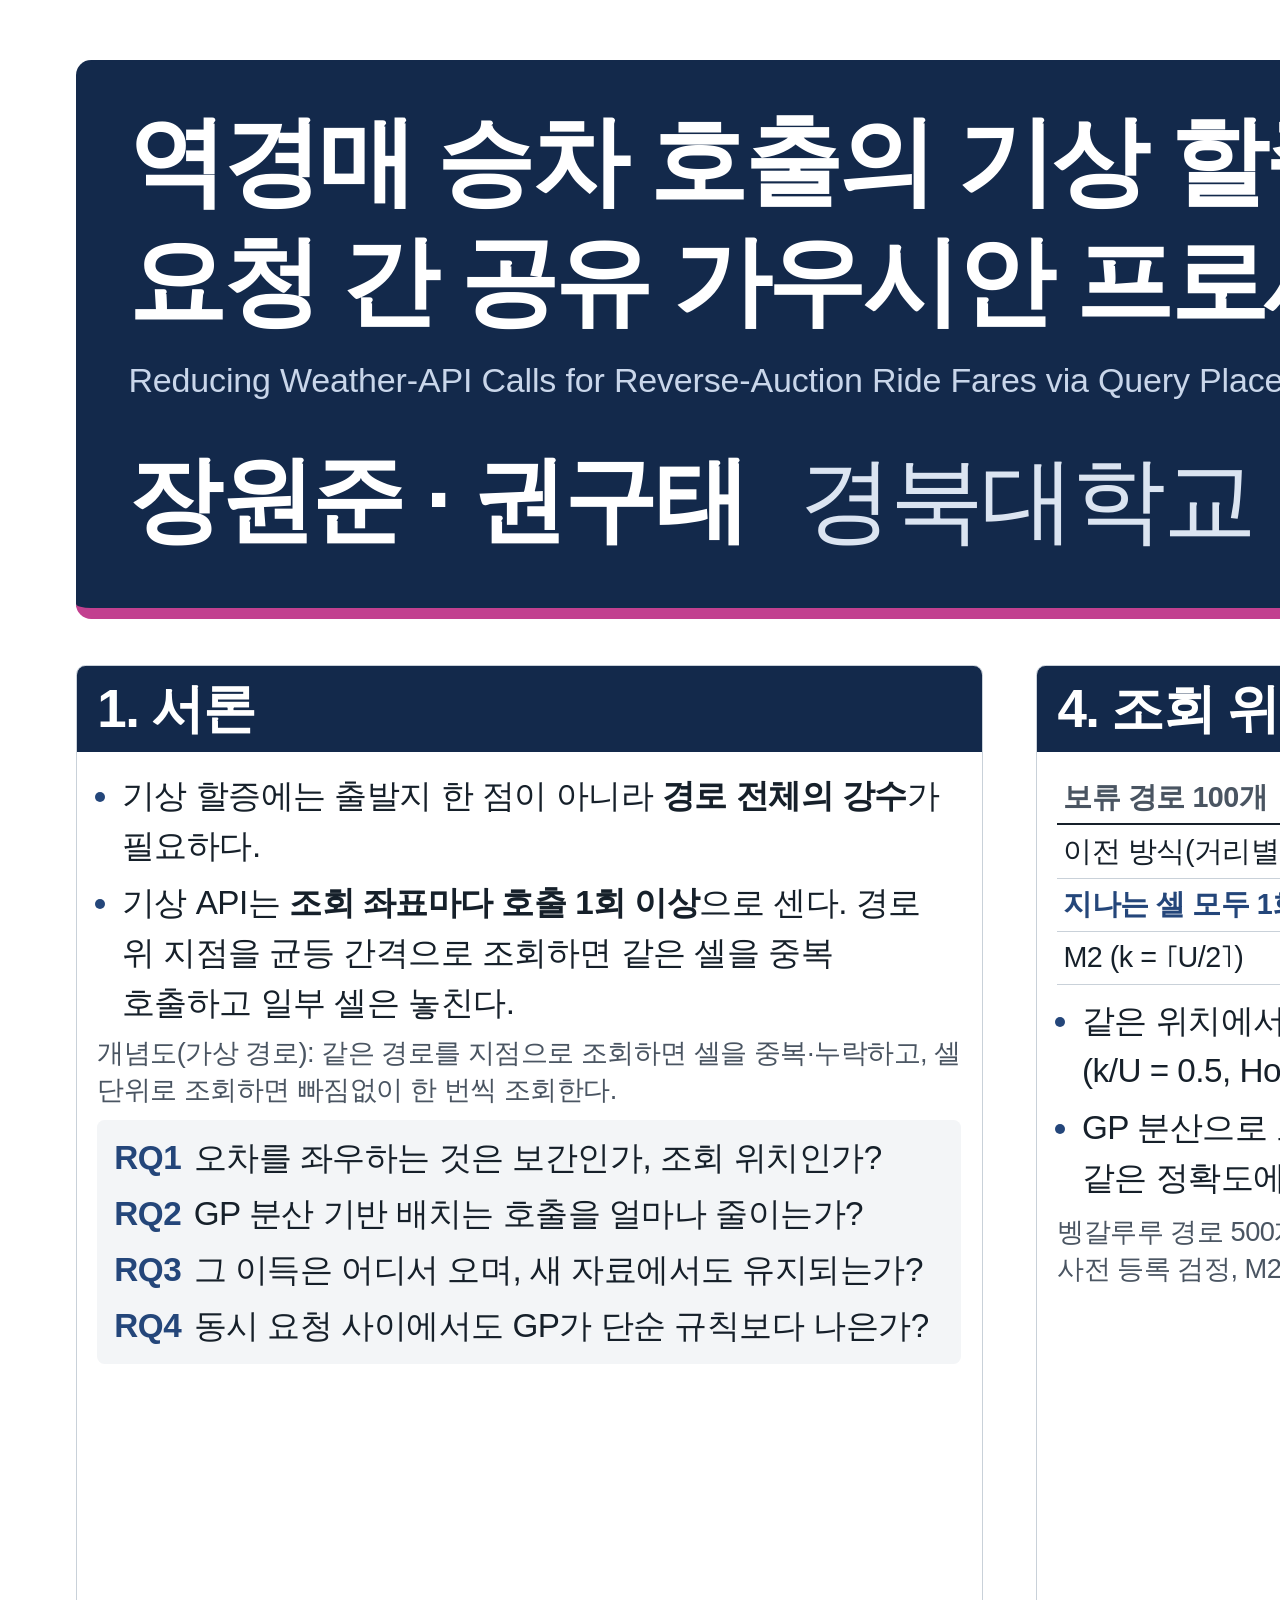
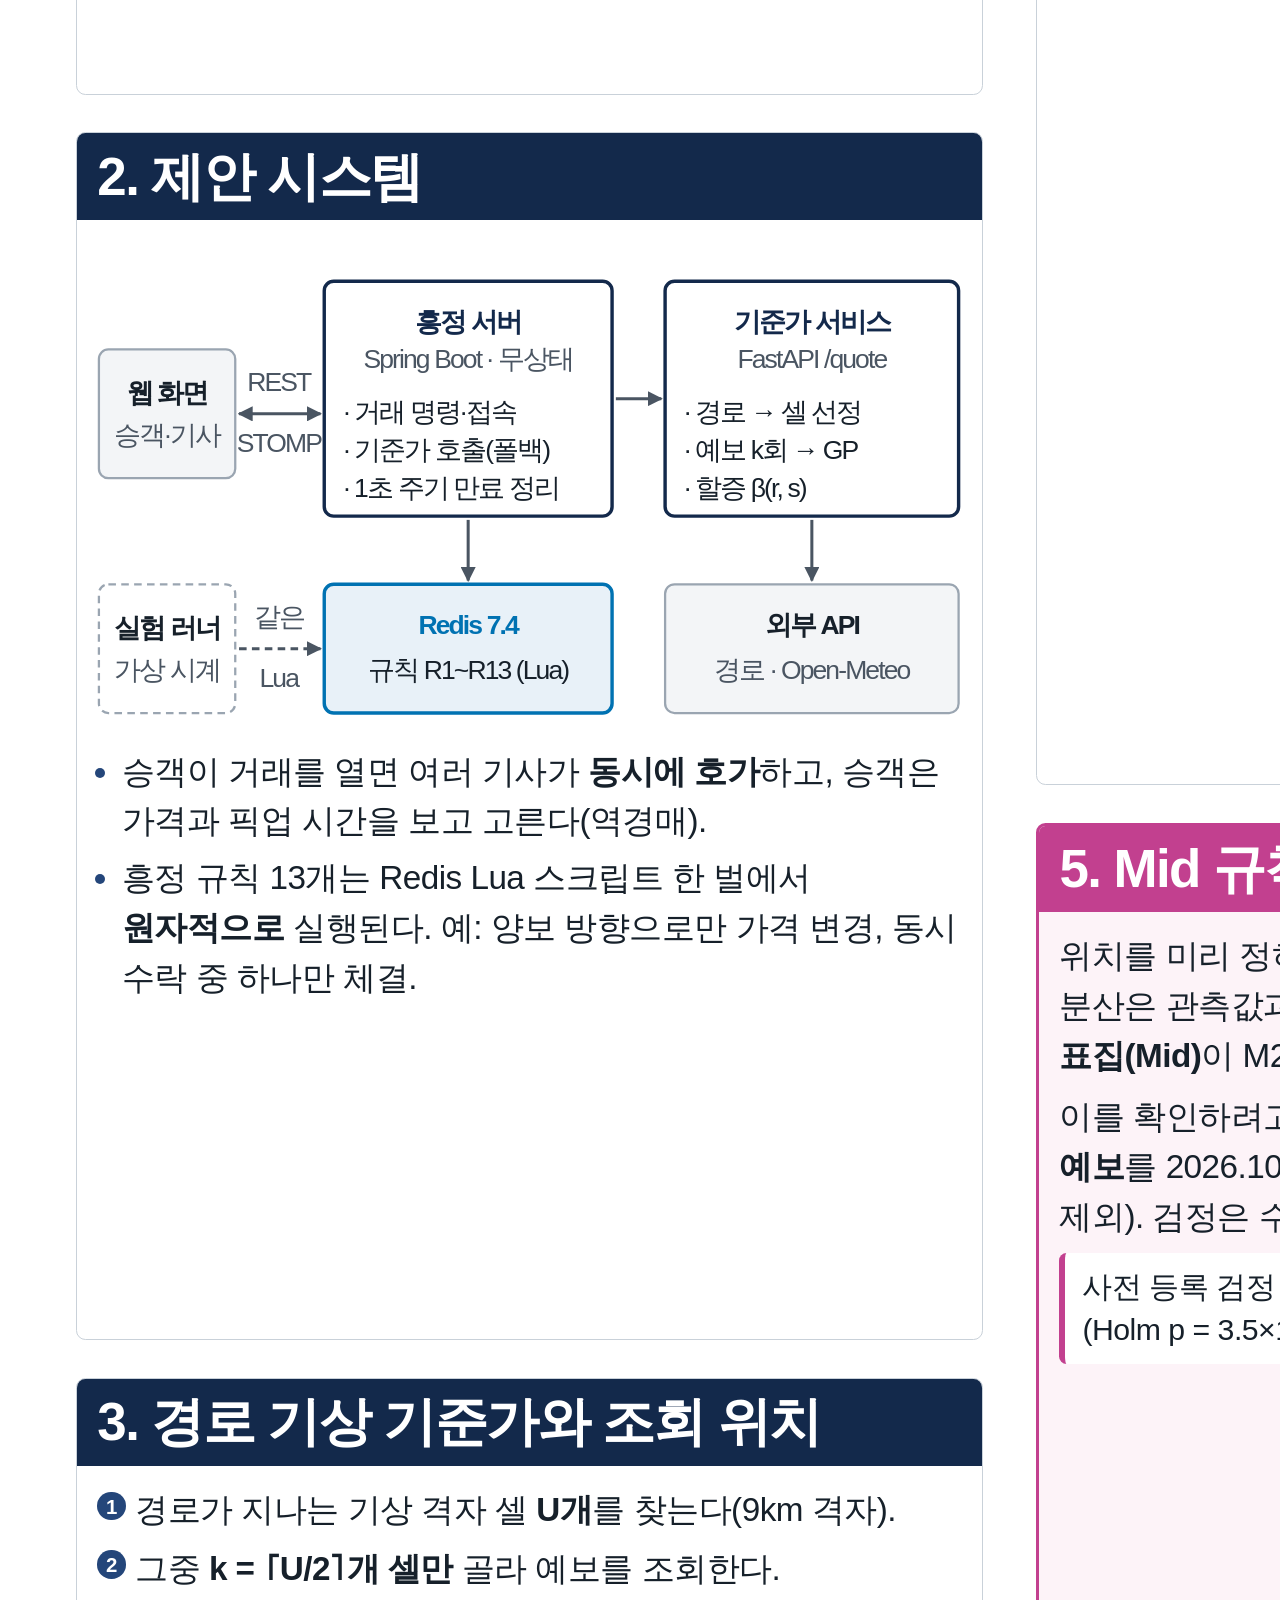
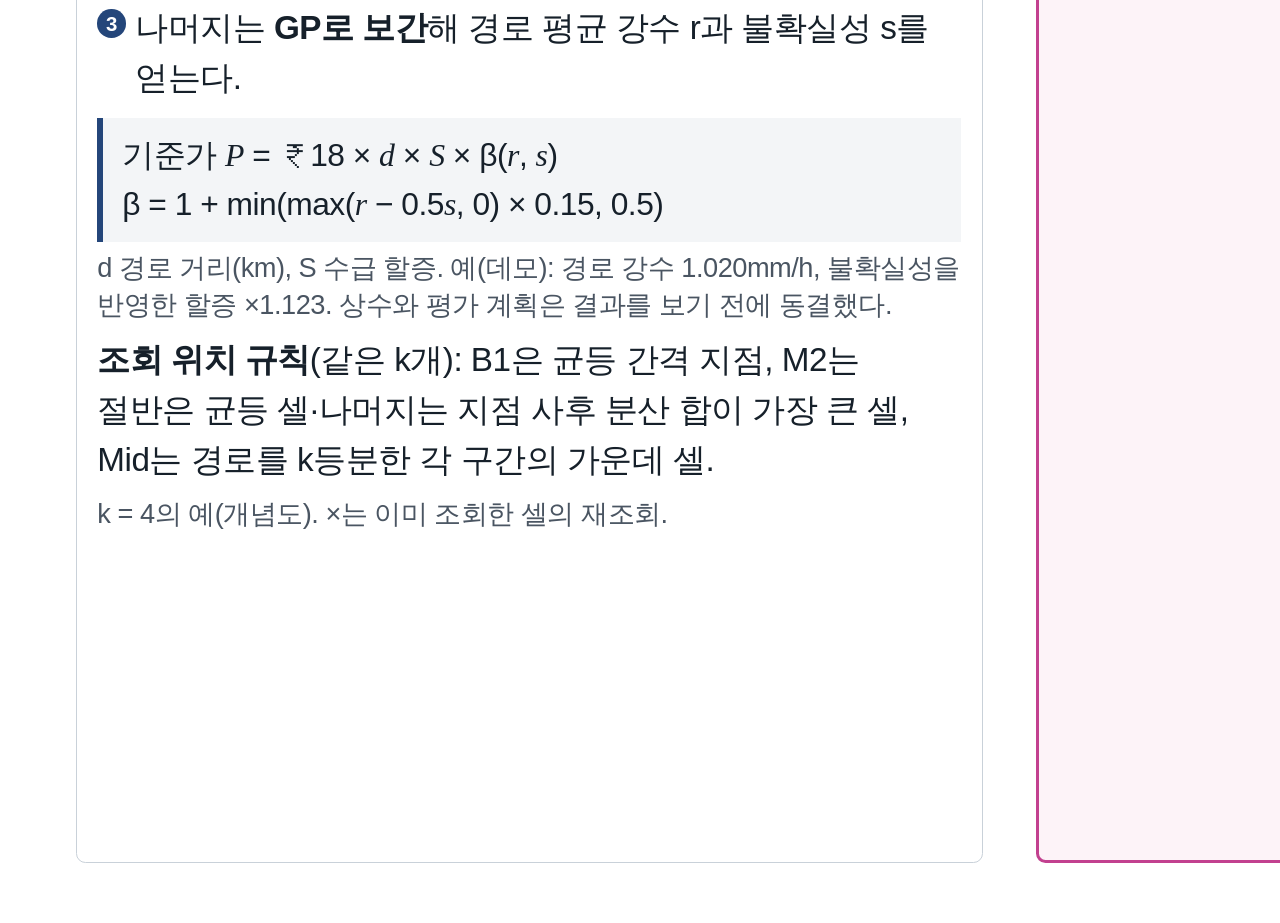
<file: poster/poster.html>
<!doctype html>
<html lang="ko">
<head>
<meta charset="utf-8">
<title>PayRoad 포스터</title>
<style>
  @page { size: 788mm 1091mm; margin: 0; }
  :root {
    --ink: #16202a; --muted: #4a5562; --line: #c9d1d9; --soft: #f3f5f7;
    --navy: #13294b; --navy-2: #24467a; --m2: #0072B2; --mid: #C2408F; --mid-soft: #fdf3f8;
  }
  * { box-sizing: border-box; }
  html, body { margin: 0; padding: 0; background: #fff; }
  body {
    width: 788mm; height: 1091mm; overflow: hidden;
    font-family: 'Noto Sans KR', 'Malgun Gothic', sans-serif; color: var(--ink);
    font-size: 8.8mm; line-height: 1.5; letter-spacing: -0.015em; word-break: keep-all;
    -webkit-print-color-adjust: exact; print-color-adjust: exact;
  }
  .poster { width: 788mm; height: 1091mm; padding: 16mm 20mm 16mm; display: flex; flex-direction: column; }

  /* header band ------------------------------------------------------- */
  header {
    background: var(--navy); color: #fff; border-radius: 4mm; padding: 11mm 14mm 10mm;
    border-bottom: 3mm solid var(--mid);
  }
  h1 { margin: 0; font-size: 26mm; line-height: 1.22; font-weight: 800; letter-spacing: -0.035em; }
  .en { margin: 3.5mm 0 0; font-size: 9mm; color: #c9d6ea; font-weight: 500; letter-spacing: -0.005em; }
  .byline { display: flex; align-items: baseline; gap: 14mm; margin-top: 6mm; }
  .authors { font-size: 25mm; font-weight: 700; letter-spacing: -0.03em; }
  .affil { font-size: 25mm; font-weight: 400; color: #dbe4f1; letter-spacing: -0.03em; }

  /* columns and boxes -------------------------------------------------- */
  .cols { flex: 1; display: grid; grid-template-columns: repeat(3, 240mm); justify-content: space-between;
          margin-top: 12mm; min-height: 0; }
  .col { display: flex; flex-direction: column; gap: 10mm; min-height: 0; }
  /* boxes share the column's spare height, so every column starts and ends on the same lines */
  section { flex: 1 1 auto; border: 0.5mm solid var(--line); border-radius: 2.5mm; overflow: hidden; background: #fff; }
  h2 {
    margin: 0; padding: 3mm 5.5mm 3.2mm; background: var(--navy); color: #fff;
    font-size: 14mm; line-height: 1.2; font-weight: 700; letter-spacing: -0.03em;
    display: flex; align-items: baseline; gap: 3mm;
  }
  h2 .rq { margin-left: auto; font-size: 8mm; font-weight: 500; color: #c9d6ea; letter-spacing: 0; }
  .body { padding: 5mm 5.5mm 4.5mm; }
  p { margin: 0 0 3mm; }
  ul { margin: 0 0 3mm; padding-left: 6.5mm; }
  li { margin: 0 0 1.8mm; }
  li::marker { color: var(--navy-2); }
  strong { font-weight: 800; }
  .body > :last-child { margin-bottom: 0; }
  .fig { margin: 3mm 0; }
  .fig svg { display: block; width: 100%; height: auto; }
  .cap { font-size: 7.2mm; line-height: 1.35; color: var(--muted); margin: -1mm 0 3mm; }

  .rqs { list-style: none; padding: 3.5mm 4.5mm; margin: 3mm 0 0; background: var(--soft); border-radius: 2mm; display: grid; gap: 1.6mm; }
  .rqs li { display: grid; grid-template-columns: 21mm 1fr; margin: 0; }
  .rqs b { color: var(--navy-2); font-weight: 800; }

  .steps { list-style: none; padding: 0; margin: 0 0 4mm; counter-reset: s; display: grid; gap: 2.4mm; }
  .steps li { counter-increment: s; display: grid; grid-template-columns: 10mm 1fr; margin: 0; }
  .steps li::before {
    content: counter(s); width: 7.5mm; height: 7.5mm; margin-top: 1.8mm; border-radius: 50%; background: var(--navy-2);
    color: #fff; font-size: 5.4mm; font-weight: 800; display: grid; place-items: center;
  }
  .formula {
    background: var(--soft); border-left: 1.6mm solid var(--navy-2); padding: 3.5mm 5mm; margin: 0 0 3mm;
    font-size: 8.4mm; line-height: 1.55;
  }
  .formula i { font-family: 'Noto Serif KR', serif; font-style: italic; }

  table.t2 { width: 100%; border-collapse: collapse; font-size: 7.6mm; margin: 0 0 1mm; }
  table.t2 th, table.t2 td { padding: 1.2mm 1.6mm; text-align: right; border-bottom: 0.4mm solid var(--line); }
  table.t2 th:first-child, table.t2 td:first-child { text-align: left; }
  table.t2 thead th { color: var(--muted); font-weight: 700; border-bottom: 0.7mm solid var(--ink); }
  table.t2 tr.em td { font-weight: 800; color: var(--navy-2); }

  section.hl { border: 0.9mm solid var(--mid); background: var(--mid-soft); }
  section.hl h2 { background: var(--mid); }
  section.hl h2 .rq { color: #fde3f0; }
  .verdict { background: #fff; border-radius: 2mm; padding: 3mm 4.5mm; font-size: 8mm; line-height: 1.45; border-left: 1.6mm solid var(--mid); }

  .two { display: grid; grid-template-columns: 112mm 112mm; justify-content: space-between; margin: 1mm 0 3mm; }
  .two .fig { margin: 0; }

  .concl { list-style: none; padding: 0; margin: 0 0 3mm; display: grid; gap: 2mm; }
  .concl li { display: grid; grid-template-columns: 21mm 1fr; margin: 0; }
  .concl b { color: var(--navy-2); font-weight: 800; }
  .future { font-size: 7.6mm; color: var(--muted); margin: 0; }
  .refs { font-size: 7mm; line-height: 1.35; color: var(--muted); margin: 0; padding-left: 9mm; }
  .refs li { margin: 0 0 1mm; }
  .repo { font-size: 7.4mm; font-weight: 700; color: var(--navy-2); margin-top: 2.5mm; }
  /* repo QR in the empty lower-right of the title band: absolutely placed so the band keeps its height */
  header { position: relative; }
  .qr { position: absolute; right: 14mm; bottom: 10mm; width: 46mm; }
  .qr svg { display: block; width: 100%; height: auto; border-radius: 1.5mm; }
</style>
</head>
<body>
<div class="poster">

<header>
  <h1>역경매 승차 호출의 기상 할증을 위한 조회 위치 선정과<br>요청 간 공유 가우시안 프로세스 기반 API 호출 절감</h1>
  <p class="en">Reducing Weather-API Calls for Reverse-Auction Ride Fares via Query Placement and a Shared Gaussian Process</p>
  <div class="byline">
    <span class="authors">장원준 · 권구태</span>
    <span class="affil">경북대학교 컴퓨터학부</span>
  </div>
  <div class="qr"><!--fig:qr--></div>
</header>

<div class="cols">

<!-- ===================================================== column 1 -->
<div class="col">
  <section>
    <h2>1. 서론</h2>
    <div class="body">
      <ul>
        <li>기상 할증에는 출발지 한 점이 아니라 <strong>경로 전체의 강수</strong>가 필요하다.</li>
        <li>기상 API는 <strong>조회 좌표마다 호출 1회 이상</strong>으로 센다. 경로 위 지점을 균등 간격으로 조회하면 같은 셀을 중복 호출하고 일부 셀은 놓친다.</li>
      </ul>
      <div class="fig"><!--fig:concept--></div>
      <p class="cap">개념도(가상 경로): 같은 경로를 지점으로 조회하면 셀을 중복·누락하고, 셀 단위로 조회하면 빠짐없이 한 번씩 조회한다.</p>
      <ul class="rqs">
        <li><b>RQ1</b><span>오차를 좌우하는 것은 보간인가, 조회 위치인가?</span></li>
        <li><b>RQ2</b><span>GP 분산 기반 배치는 호출을 얼마나 줄이는가?</span></li>
        <li><b>RQ3</b><span>그 이득은 어디서 오며, 새 자료에서도 유지되는가?</span></li>
        <li><b>RQ4</b><span>동시 요청 사이에서도 GP가 단순 규칙보다 나은가?</span></li>
      </ul>
    </div>
  </section>

  <section>
    <h2>2. 제안 시스템</h2>
    <div class="body">
      <div class="fig">
        <svg viewBox="0 0 228 128" xmlns="http://www.w3.org/2000/svg" font-family="Noto Sans KR, Malgun Gothic, sans-serif">
          <defs>
            <marker id="ah" viewBox="0 0 10 10" refX="9" refY="5" markerWidth="5" markerHeight="5" orient="auto-start-reverse">
              <path d="M0,0 L10,5 L0,10 z" fill="#4a5562"/>
            </marker>
          </defs>
          <g font-size="7" fill="#16202a">
            <rect x="0.5" y="26" width="36" height="34" rx="2.5" fill="#f3f5f7" stroke="#9aa5b1" stroke-width="0.6"/>
            <text x="18.5" y="40" text-anchor="middle" font-weight="800">웹 화면</text>
            <text x="18.5" y="51" text-anchor="middle" fill="#4a5562">승객·기사</text>
            <rect x="0.5" y="88" width="36" height="34" rx="2.5" fill="#fff" stroke="#9aa5b1" stroke-width="0.6" stroke-dasharray="2 1.4"/>
            <text x="18.5" y="102" text-anchor="middle" font-weight="800">실험 러너</text>
            <text x="18.5" y="113" text-anchor="middle" fill="#4a5562">가상 시계</text>
            <rect x="60" y="8" width="76" height="62" rx="2.5" fill="#fff" stroke="#13294b" stroke-width="0.9"/>
            <text x="98" y="21" text-anchor="middle" font-weight="800" fill="#13294b">흥정 서버</text>
            <text x="98" y="31" text-anchor="middle" fill="#4a5562">Spring Boot · 무상태</text>
            <text x="65" y="45">· 거래 명령·접속</text>
            <text x="65" y="55">· 기준가 호출(폴백)</text>
            <text x="65" y="65">· 1초 주기 만료 정리</text>
            <rect x="60" y="88" width="76" height="34" rx="2.5" fill="#e8f1f8" stroke="#0072B2" stroke-width="0.9"/>
            <text x="98" y="101" text-anchor="middle" font-weight="800" fill="#0072B2">Redis 7.4</text>
            <text x="98" y="113" text-anchor="middle">규칙 R1~R13 (Lua)</text>
            <rect x="150" y="8" width="77.5" height="62" rx="2.5" fill="#fff" stroke="#13294b" stroke-width="0.9"/>
            <text x="188.75" y="21" text-anchor="middle" font-weight="800" fill="#13294b">기준가 서비스</text>
            <text x="188.75" y="31" text-anchor="middle" fill="#4a5562">FastAPI /quote</text>
            <text x="155" y="45">· 경로 → 셀 선정</text>
            <text x="155" y="55">· 예보 k회 → GP</text>
            <text x="155" y="65">· 할증 β(r, s)</text>
            <rect x="150" y="88" width="77.5" height="34" rx="2.5" fill="#f3f5f7" stroke="#9aa5b1" stroke-width="0.6"/>
            <text x="188.75" y="101" text-anchor="middle" font-weight="800">외부 API</text>
            <text x="188.75" y="113" text-anchor="middle" fill="#4a5562">경로 · Open-Meteo</text>
          </g>
          <g stroke="#4a5562" stroke-width="0.8" fill="none">
            <line x1="37.5" y1="43" x2="59" y2="43" marker-start="url(#ah)" marker-end="url(#ah)"/>
            <line x1="137" y1="39" x2="149" y2="39" marker-end="url(#ah)"/>
            <line x1="98" y1="71" x2="98" y2="87" marker-end="url(#ah)"/>
            <line x1="188.75" y1="71" x2="188.75" y2="87" marker-end="url(#ah)"/>
            <line x1="37.5" y1="105" x2="59" y2="105" marker-end="url(#ah)" stroke-dasharray="2 1.4"/>
          </g>
          <g font-size="7" fill="#4a5562">
            <text x="48" y="37" text-anchor="middle">REST</text>
            <text x="48" y="53" text-anchor="middle">STOMP</text>
            <text x="48" y="99" text-anchor="middle">같은</text>
            <text x="48" y="115" text-anchor="middle">Lua</text>
          </g>
        </svg>
      </div>
      <ul>
        <li>승객이 거래를 열면 여러 기사가 <strong>동시에 호가</strong>하고, 승객은 가격과 픽업 시간을 보고 고른다(역경매).</li>
        <li>흥정 규칙 13개는 Redis Lua 스크립트 한 벌에서 <strong>원자적으로</strong> 실행된다. 예: 양보 방향으로만 가격 변경, 동시 수락 중 하나만 체결.</li>
      </ul>
    </div>
  </section>

  <section>
    <h2>3. 경로 기상 기준가와 조회 위치</h2>
    <div class="body">
      <ol class="steps">
        <li><span>경로가 지나는 기상 격자 셀 <strong>U개</strong>를 찾는다(9km 격자).</span></li>
        <li><span>그중 <strong>k = ⌈U/2⌉개 셀만</strong> 골라 예보를 조회한다.</span></li>
        <li><span>나머지는 <strong>GP로 보간</strong>해 경로 평균 강수 r과 불확실성 s를 얻는다.</span></li>
      </ol>
      <div class="formula">
        기준가 <i>P</i> = ₹18 × <i>d</i> × <i>S</i> × β(<i>r</i>, <i>s</i>)<br>
        β = 1 + min(max(<i>r</i> − 0.5<i>s</i>, 0) × 0.15, 0.5)
      </div>
      <p class="cap">d 경로 거리(km), S 수급 할증. 예(데모): 경로 강수 1.020mm/h, 불확실성을 반영한 할증 ×1.123. 상수와 평가 계획은 결과를 보기 전에 동결했다.</p>
      <p><strong>조회 위치 규칙</strong>(같은 k개): B1은 균등 간격 지점, M2는 절반은 균등 셀·나머지는 지점 사후 분산 합이 가장 큰 셀, Mid는 경로를 k등분한 각 구간의 가운데 셀.</p>
      <div class="fig"><!--fig:schematic--></div>
      <p class="cap" style="margin:0">k = 4의 예(개념도). ×는 이미 조회한 셀의 재조회.</p>
    </div>
  </section>
</div>

<!-- ===================================================== column 2 -->
<div class="col">
  <section>
    <h2>4. 조회 위치가 오차를 정한다<span class="rq">RQ1 · RQ2</span></h2>
    <div class="body">
      <table class="t2">
        <thead><tr><th>보류 경로 100개</th><th>경로당 호출</th><th>MAE</th><th>절감</th></tr></thead>
        <tbody>
          <tr><td>이전 방식(거리별 4~12개 지점)</td><td>6.69</td><td>0.024</td><td>–</td></tr>
          <tr class="em"><td>지나는 셀 모두 1회</td><td>4.13</td><td>0</td><td>38.3%</td></tr>
          <tr><td>M2 (k = ⌈U/2⌉)</td><td>2.38</td><td>0.062</td><td>64.4%</td></tr>
        </tbody>
      </table>
      <div class="fig"><!--fig:curve--></div>
      <ul>
        <li>같은 위치에서 보간만 GP로 바꾸면 차이가 유의하지 않다(k/U = 0.5, Holm p = 0.428). 오차는 <strong>조회 위치</strong>가 좌우한다.</li>
        <li>GP 분산으로 고른 M2: B1 대비 같은 호출에서 오차 <strong>−34%</strong>, 같은 정확도에서 호출 <strong>−26.3%</strong>.</li>
      </ul>
      <p class="cap" style="margin:0">벵갈루루 경로 500개, 2022.6~2025.11, 우천 테스트 491개. p = 0.428은 사전 등록 검정, M2 대 B1은 사후 검정(Holm p &lt; 10⁻⁶).</p>
    </div>
  </section>

  <section class="hl">
    <h2>5. Mid 규칙과 실시간 검증<span class="rq">RQ3</span></h2>
    <div class="body">
      <p>위치를 미리 정하는 일괄 조회에서 고정한 GP의 사후 분산은 관측값과 무관한 <strong>기하 점수</strong>다. 이 분석에서 나온 <strong>계통 표집(Mid)</strong>이 M2보다 나았다(사후 비교).</p>
      <p>이를 확인하려고 서비스 조건 그대로 <strong>출발 시각의 최신 예보</strong>를 2026.10.18~11.17에 매시 수집했다(PC가 꺼진 시각 제외). 검정은 수집 전에 고정했고, 평가는 한 번만 했다.</p>
      <div class="fig"><!--fig:realtime_timeline--></div>
      <div class="fig"><!--fig:three_conditions--></div>
      <div class="verdict">사전 등록 검정 모두 지지: <strong>Mid &lt; M2 &lt; B1</strong><br>(Holm p = 3.5×10⁻⁴, 1.2×10⁻¹¹). 세 자료에서 순서가 같다.</div>
    </div>
  </section>
</div>

<!-- ===================================================== column 3 -->
<div class="col">
  <section>
    <h2>6. 요청 간 공유 GP<span class="rq">RQ4 · 시뮬레이션</span></h2>
    <div class="body">
      <p>다른 요청이 캐시한 셀 값을 2차원 GP로 <strong>빌려 써서</strong> 새 요청의 조회를 줄인다. 벵갈루루 검정은 같은 호출 조건에 실패(호출 1.07배)해, 규칙을 고정하고 처음 쓰는 도시(하이데라바드)에서 호출 수를 맞춰 재검정했다.</p>
      <div class="fig"><!--fig:shared_gp--></div>
      <p class="cap">같은 호출에서 공유 GP의 오차가 이웃 규칙보다 36%, 고정 예산보다 64% 작다(Holm p &lt; 10⁻⁸).</p>
      <div class="fig"><!--fig:stream_calls--></div>
      <p class="cap" style="margin:0">요청당 호출(전체 요청 흐름, 사후 집계): 이전 방식보다 88% 적다.</p>
    </div>
  </section>

  <section>
    <h2>7. 흥정 · 담합 탐지 검증</h2>
    <div class="body">
      <table class="t2">
        <thead><tr><th>봇 시뮬레이션(C1)</th><th>체결률</th><th>체결 시간 중앙값</th></tr></thead>
        <tbody>
          <tr class="em"><td>역경매 흥정</td><td>0.77</td><td>39.7초</td></tr>
          <tr><td>고정가</td><td>1.00</td><td>3.6초</td></tr>
        </tbody>
      </table>
      <div class="two">
        <div class="fig"><!--fig:markup--></div>
        <div class="fig"><!--fig:collusion--></div>
      </div>
      <p class="cap">왼쪽: 봇 승객의 첫 오퍼별 마크업(0.80은 사전 등록 실험, 0.90·1.00은 사후 분석). 오른쪽: 미학습 담합 S4 탐지.</p>
      <ul>
        <li>첫 오퍼가 봇 기사의 유보가격 이상이면 거래 90~99%가 첫 오퍼 수락으로 끝난다(사후). <strong>기준가의 정확도가 곧 가격의 정확도</strong>다.</li>
        <li>미학습 담합 S4: PR-AUC <strong>0.916</strong>(단일 규칙 0.827). 피처 고정 뒤 설계한 S5에서는 둘 다 0.999.</li>
        <li>단일 서버 동시 수락 시험 200회 × 2에서 <strong>이중 체결 0건</strong>.</li>
      </ul>
    </div>
  </section>

  <section>
    <h2>8. 결론</h2>
    <div class="body">
      <ul class="concl">
        <li><b>RQ1</b><span>셀 단위 조회로 호출 <strong>−38.3%</strong>. 오차는 조회 위치가 정한다.</span></li>
        <li><b>RQ2</b><span>M2: B1 대비 오차 −34%(같은 호출), 호출 −26.3%(같은 정확도).</span></li>
        <li><b>RQ3</b><span>Mid가 새 기간·예보·<strong>실시간 예보</strong>에서 모두 우수.</span></li>
        <li><b>RQ4</b><span>공유 GP: 같은 호출에서 이웃 규칙 대비 오차 −36%, 이전 방식 대비 호출 <strong>−88%</strong>(오차 0.027→0.033).</span></li>
      </ul>
      <p class="future"><strong>한계</strong> 참값은 분석·예보 자료의 전수 조회(관측 아님), 배치 실험은 단일 도시, 요청 흐름·봇·담합은 시뮬레이션.<br><strong>향후</strong> Mid·공유 GP의 서비스 적용, 실사용·다중 서버 검증.</p>
    </div>
  </section>

  <section>
    <h2>참고문헌</h2>
    <div class="body">
      <ol class="refs">
        <li>A. Krause et al., J. Mach. Learn. Res., vol. 9, 2008.</li>
        <li>C. E. Rasmussen, C. K. I. Williams, Gaussian Processes for Machine Learning, MIT Press, 2006.</li>
        <li>W. G. Cochran, Sampling Techniques, 3rd ed., Wiley, 1977.</li>
        <li>P. Zippenfenig, Open-Meteo.com Weather API, Zenodo, 2024.</li>
      </ol>
      <div class="repo">github.com/India-CDI-Team5/payroad</div>
    </div>
  </section>
</div>

</div>
</div>
</body>
</html>
</file>
